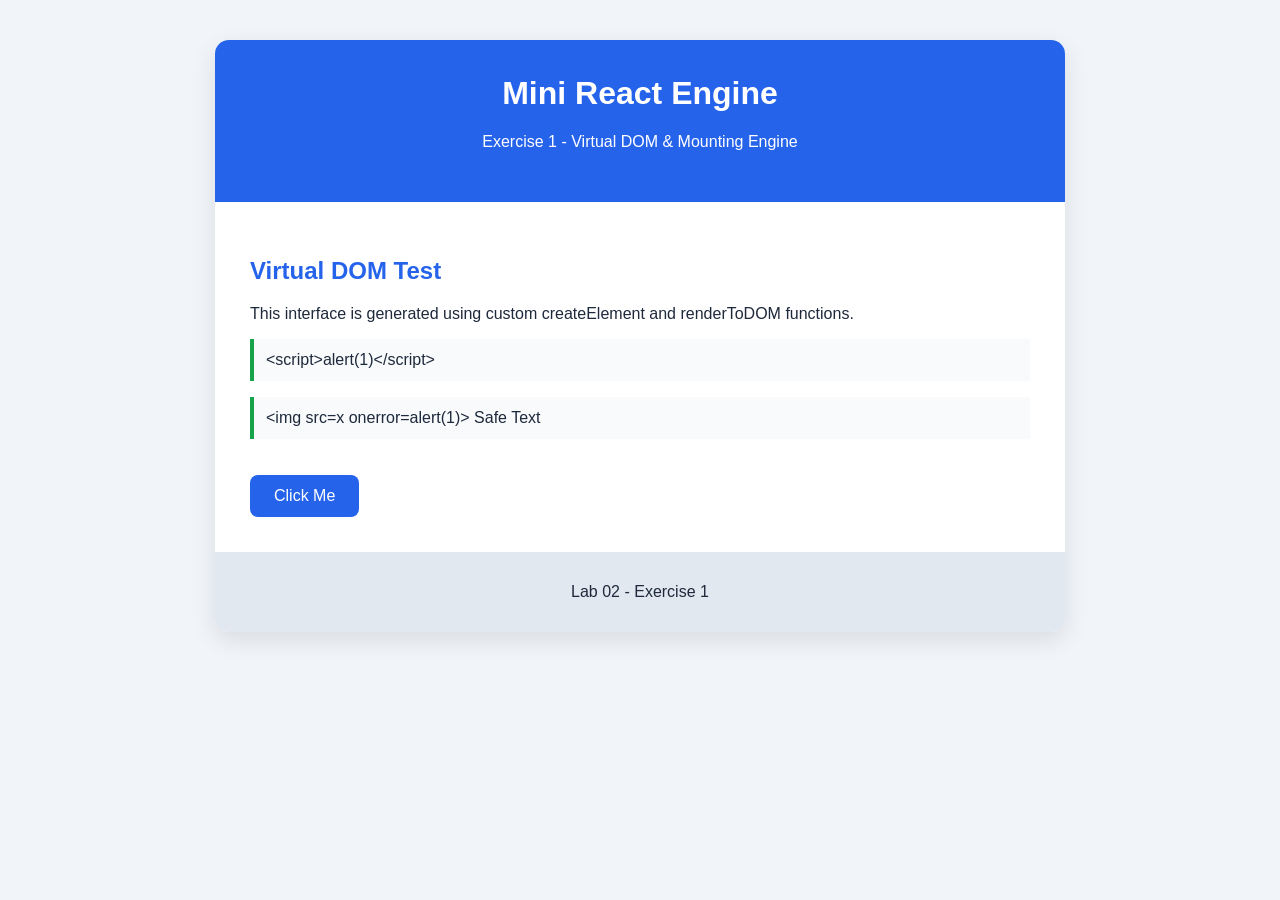
<file: EX1/index.html>
<!DOCTYPE html>
<html lang="en">
<head>
    <meta charset="UTF-8">
    <meta name="viewport" content="width=device-width, initial-scale=1.0">
    <title>EX1 - Mini React Engine</title>
    <link rel="stylesheet" href="./style.css">
    <link rel="icon" href="data:,">
</head>
<body>
    <div id="app"></div>

    <script type="module" src="./test-runner.js"></script>
</body>
</html>
</file>
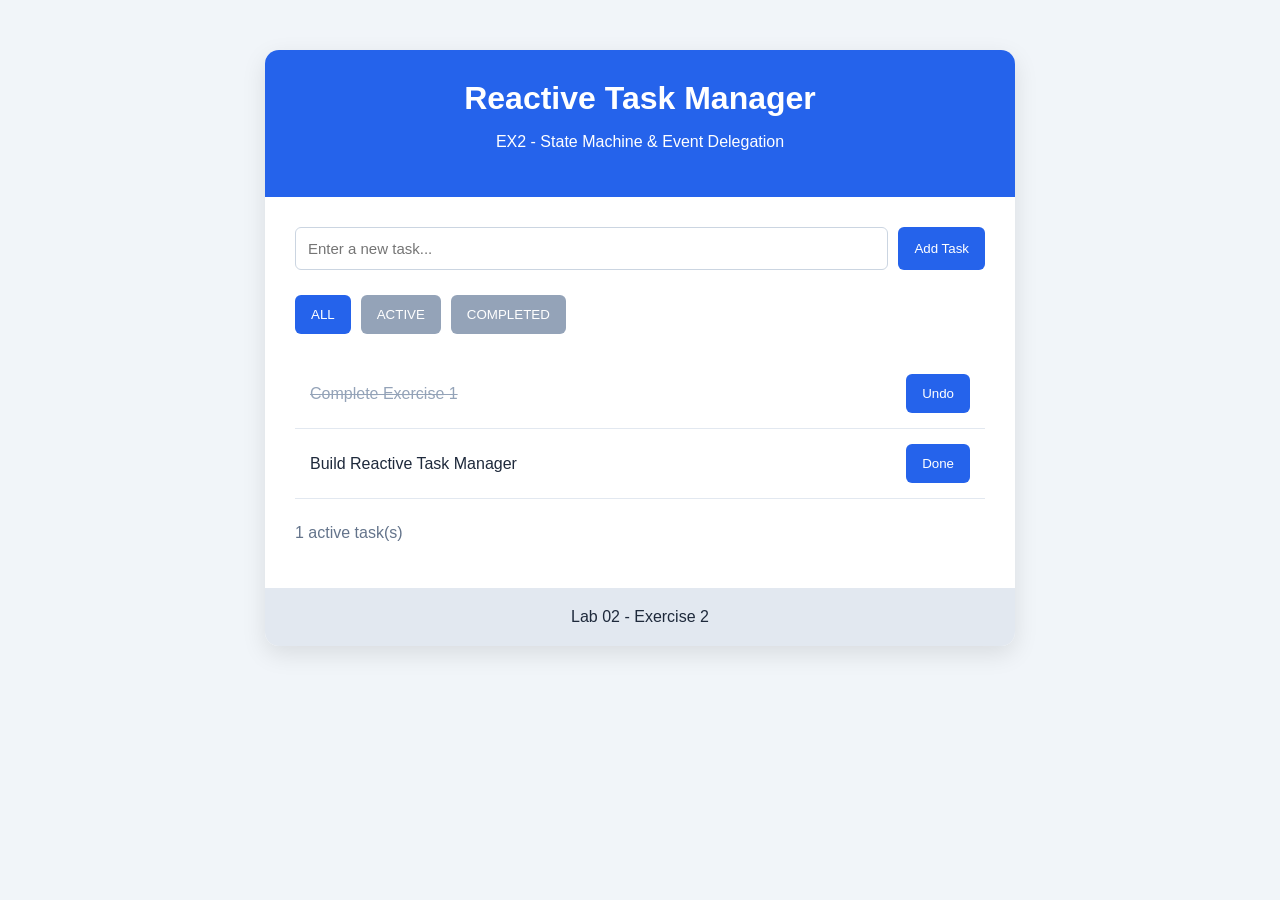
<file: EX2/index.html>
<!DOCTYPE html>
<html lang="en">
<head>
    <meta charset="UTF-8">
    <meta name="viewport"
          content="width=device-width, initial-scale=1.0">
    <title>EX2 - Reactive Task Manager</title>
    <link rel="icon" href="data:,">
    <link rel="stylesheet" href="./style.css">
</head>
<body>
    <div id="app"></div>

    <script type="module" src="./app.js"></script>
</body>
</html>
</file>
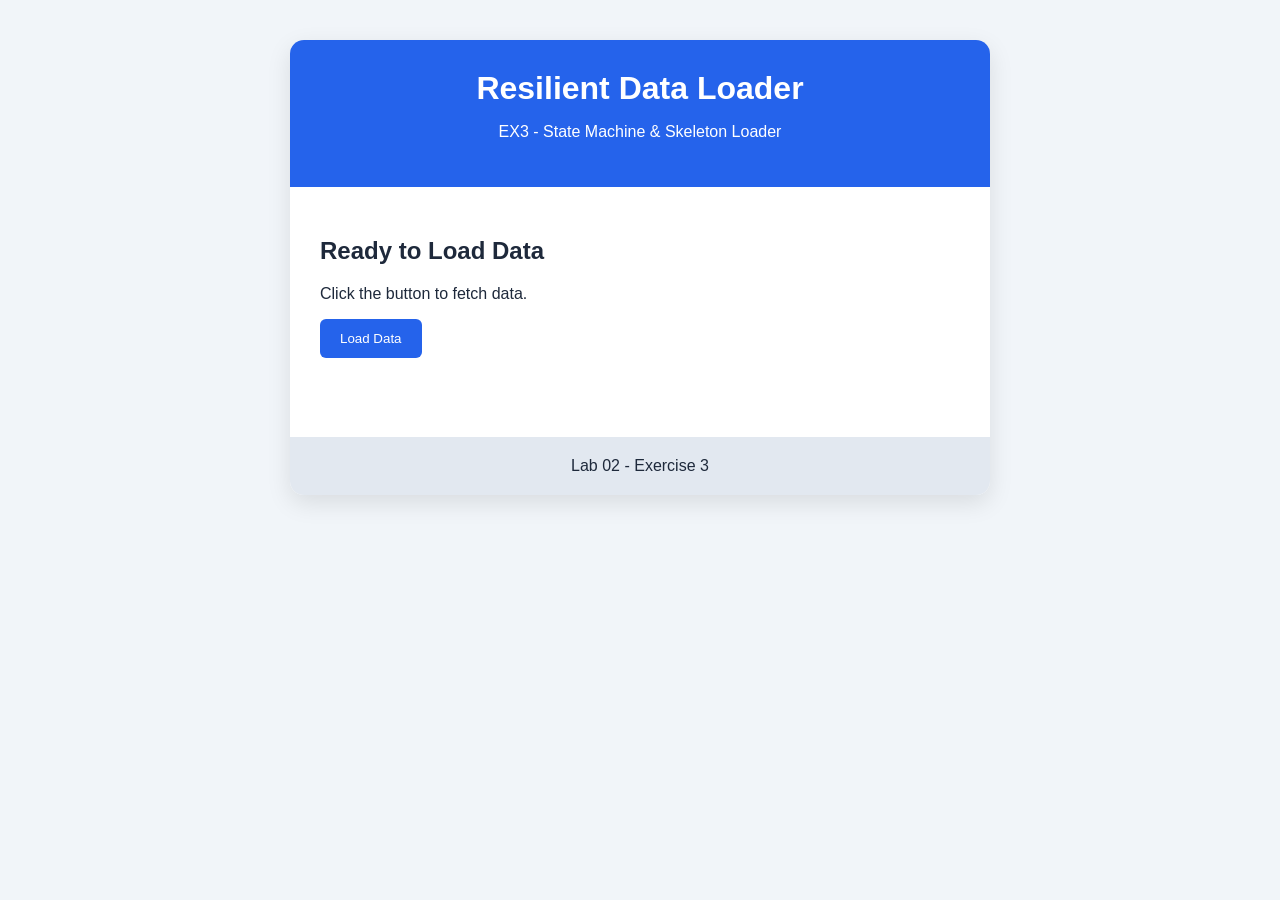
<file: EX3/index.html>
<!DOCTYPE html>
<html lang="en">
<head>
    <meta charset="UTF-8">
    <meta name="viewport" content="width=device-width, initial-scale=1.0">
    <title>EX3 - Resilient Data Loader</title>
    <link rel="stylesheet" href="./style.css">
</head>
<body>
    <div id="app"></div>

    <script type="module" src="./app.js"></script>
</body>
</html>
</file>
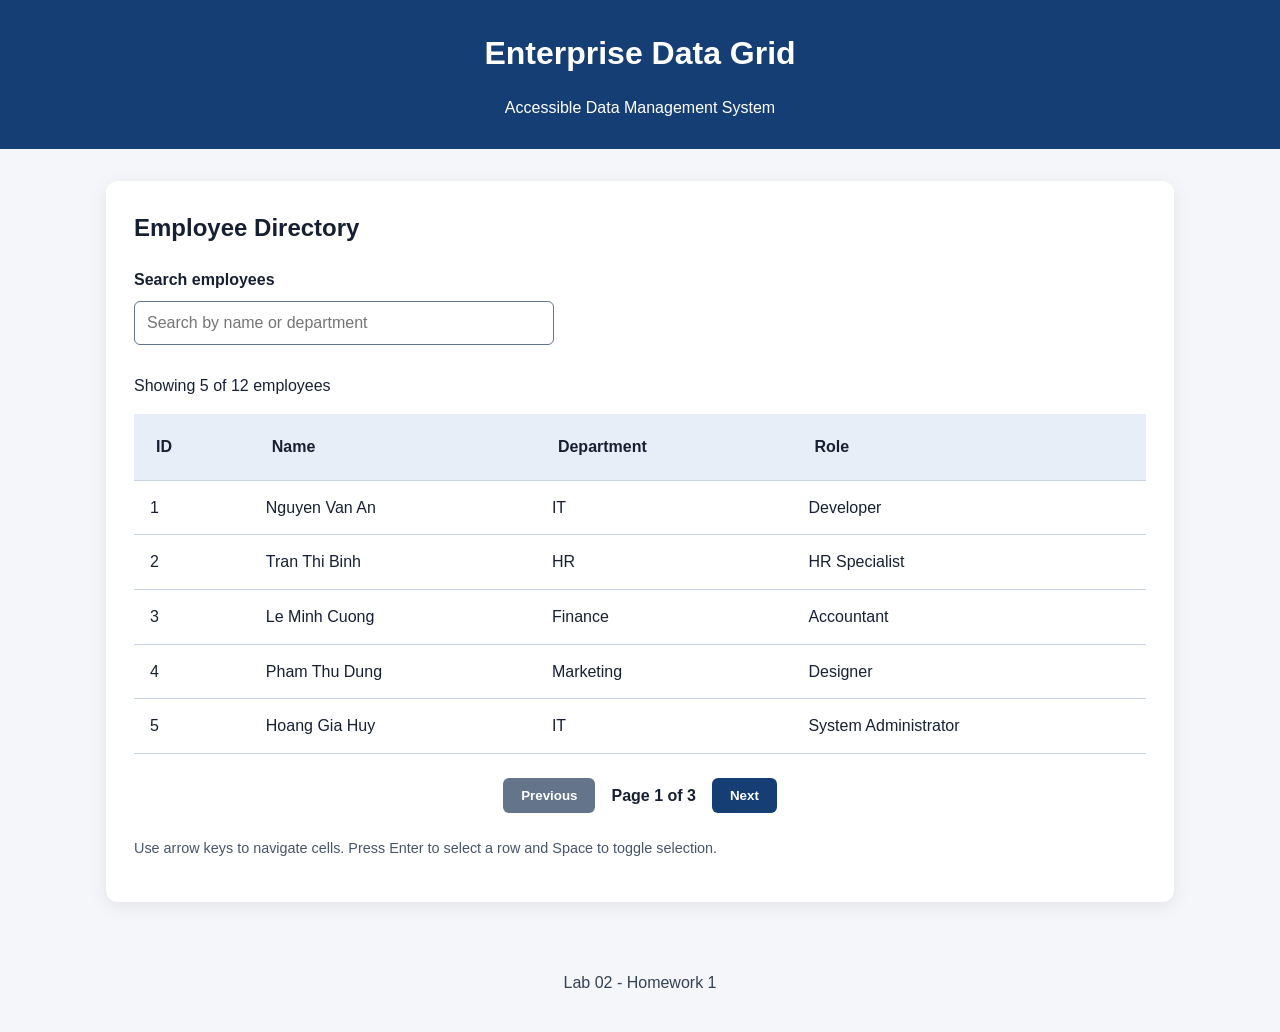
<file: HW1/index.html>
<!DOCTYPE html>
<html lang="en">
<head>
    <meta charset="UTF-8">
    <meta name="viewport" content="width=device-width, initial-scale=1.0">
    <title>HW1 - Enterprise Data Grid</title>
    <link rel="stylesheet" href="./style.css">
    <script type="module" src="./app.js"></script>
</head>
<body>
    <a href="#main-content" class="skip-link">Skip to main content</a>

    <header class="site-header">
        <h1>Enterprise Data Grid</h1>
        <p>Accessible Data Management System</p>
    </header>

    <main id="main-content">
        <section class="grid-section" aria-labelledby="grid-title">
            <h2 id="grid-title">Employee Directory</h2>

            <label for="search-input">Search employees</label>
            <input
                type="search"
                id="search-input"
                placeholder="Search by name or department"
            >

            <p id="result-count" aria-live="polite"></p>

            <section class="table-wrapper" aria-label="Employee data">
                <table
                    id="employee-grid"
                     role="grid"
                    aria-label="Employee Directory"
                    aria-describedby="grid-instructions"    
                    aria-multiselectable="false"
                >
                    <thead>
                        <tr role="row">
                            <th scope="col" role="columnheader">
                                <button type="button" data-sort="id">ID</button>
                            </th>
                            <th scope="col" role="columnheader">
                                <button type="button" data-sort="name">Name</button>
                            </th>
                            <th scope="col" role="columnheader">
                                <button type="button" data-sort="department">Department</button>
                            </th>
                            <th scope="col" role="columnheader">
                                <button type="button" data-sort="role">Role</button>
                            </th>
                        </tr>
                    </thead>
                    <tbody id="grid-body"></tbody>
                </table>
            </section>

            <nav class="pagination" aria-label="Table pagination">
                <button type="button" id="prev-page">Previous</button>
                <span id="page-info" aria-live="polite">Page 1</span>
                <button type="button" id="next-page">Next</button>
            </nav>

            <p id="grid-instructions">
                Use arrow keys to navigate cells. Press Enter to select a row
                and Space to toggle selection.
            </p>
        </section>
    </main>

    <footer class="site-footer">
        <p>Lab 02 - Homework 1</p>
    </footer>
</body>
</html>
</file>
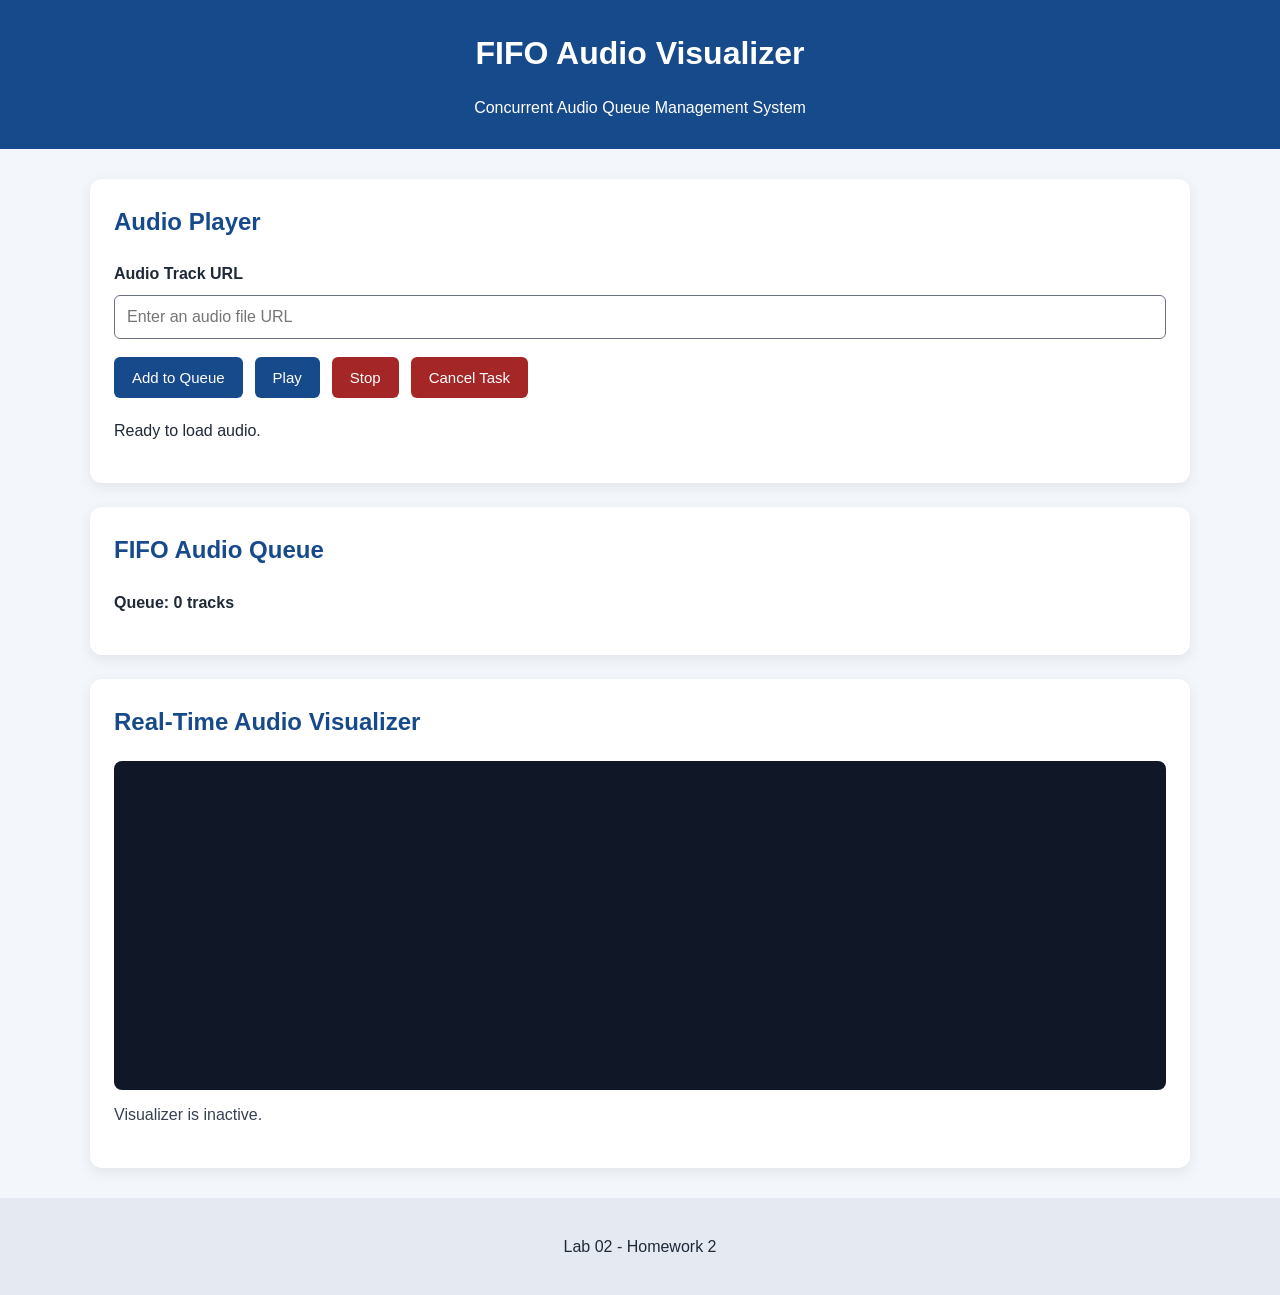
<file: HW2/index.html>
<!DOCTYPE html>
<html lang="en">
<head>
    <meta charset="UTF-8">
    <meta name="viewport" content="width=device-width, initial-scale=1.0">
    <title>HW2 - FIFO Audio Visualizer</title>
    <link rel="stylesheet" href="./style.css">
    <script type="module" src="./app.js"></script>
</head>
<body>
    <a href="#main-content" class="skip-link">Skip to main content</a>

    <header class="site-header">
        <h1>FIFO Audio Visualizer</h1>
        <p>Concurrent Audio Queue Management System</p>
    </header>

    <main id="main-content">
        <section class="player-section" aria-labelledby="player-title">
            <h2 id="player-title">Audio Player</h2>

            <label for="track-url">Audio Track URL</label>
            <input
                type="url"
                id="track-url"
                placeholder="Enter an audio file URL"
            >

            <div class="controls">
                <button type="button" id="add-track">Add to Queue</button>
                <button type="button" id="play-audio">Play</button>
                <button type="button" id="stop-audio">Stop</button>
                <button type="button" id="cancel-task">Cancel Task</button>
            </div>

            <p id="player-status" role="status" aria-live="polite">
                Ready to load audio.
            </p>
        </section>

        <section class="queue-section" aria-labelledby="queue-title">
            <h2 id="queue-title">FIFO Audio Queue</h2>

            <p id="queue-count">Queue: 0 tracks</p>

            <ol id="queue-list" aria-label="Audio task queue"></ol>
        </section>

        <section class="visualizer-section" aria-labelledby="visualizer-title">
            <h2 id="visualizer-title">Real-Time Audio Visualizer</h2>

            <canvas
                id="audio-canvas"
                width="800"
                height="250"
                role="img"
                aria-label="Real-time audio frequency visualization"
            >
                Audio frequency visualization is not supported by your browser.
            </canvas>

            <p id="visualizer-status" aria-live="polite">
                Visualizer is inactive.
            </p>
        </section>
    </main>

    <footer class="site-footer">
        <p>Lab 02 - Homework 2</p>
    </footer>
</body>
</html>
</file>
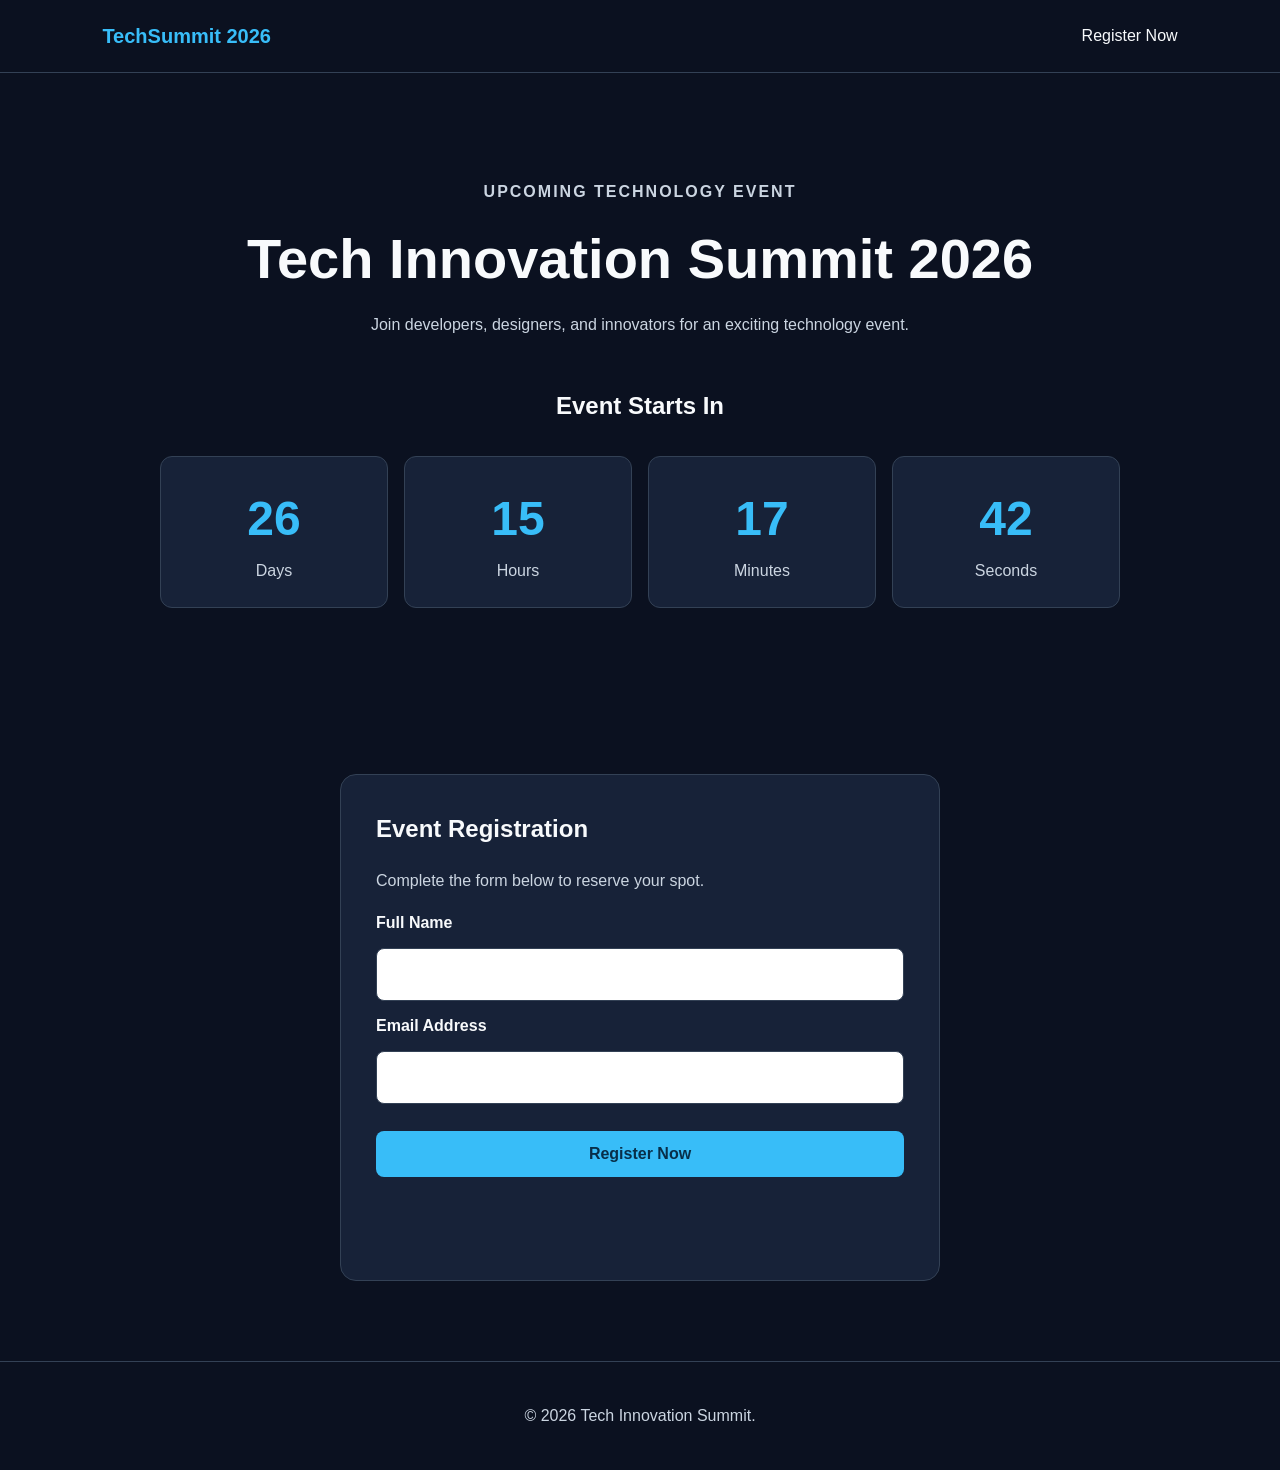
<file: HW3/index.html>
<!DOCTYPE html>
<html lang="en">
<head>
    <meta charset="UTF-8">
    <meta name="viewport" content="width=device-width, initial-scale=1.0">
    <meta name="description" content="Register for the upcoming Tech Innovation Summit.">
    <title>Tech Innovation Summit 2026</title>
    <link rel="stylesheet" href="style.css">
    <script src="app.js" defer></script>
</head>
<body>
    <a class="skip-link" href="#main-content">Skip to main content</a>

    <header class="site-header">
        <nav aria-label="Main navigation">
            <a class="logo" href="#">TechSummit 2026</a>
            <a href="#registration">Register Now</a>
        </nav>
    </header>

    <main id="main-content">
        <section class="hero" aria-labelledby="event-title">
            <p class="eyebrow">Upcoming Technology Event</p>
            <h1 id="event-title">Tech Innovation Summit 2026</h1>
            <p>
                Join developers, designers, and innovators
                for an exciting technology event.
            </p>

            <h2>Event Starts In</h2>

            <div class="countdown" role="timer" aria-label="Event countdown">
                <div class="time-box">
                    <span id="days">00</span>
                    <span>Days</span>
                </div>
                <div class="time-box">
                    <span id="hours">00</span>
                    <span>Hours</span>
                </div>
                <div class="time-box">
                    <span id="minutes">00</span>
                    <span>Minutes</span>
                </div>
                <div class="time-box">
                    <span id="seconds">00</span>
                    <span>Seconds</span>
                </div>
            </div>

            <p id="countdown-status" aria-live="polite"></p>
        </section>

        <section id="registration" class="registration"
                 aria-labelledby="registration-title">
            <h2 id="registration-title">Event Registration</h2>
            <p>Complete the form below to reserve your spot.</p>

            <form id="registration-form">
                <label for="full-name">Full Name</label>
                <input
                    type="text"
                    id="full-name"
                    name="fullName"
                    autocomplete="name"
                    maxlength="100"
                    required
                >

                <label for="email">Email Address</label>
                <input
                    type="email"
                    id="email"
                    name="email"
                    autocomplete="email"
                    maxlength="254"
                    required
                >

                <button type="submit" id="submit-button">
                    Register Now
                </button>

                <p id="form-status" role="status" aria-live="polite"></p>
            </form>
        </section>
    </main>

    <footer class="site-footer">
        <p>&copy; 2026 Tech Innovation Summit.</p>
    </footer>
</body>
</html>
</file>
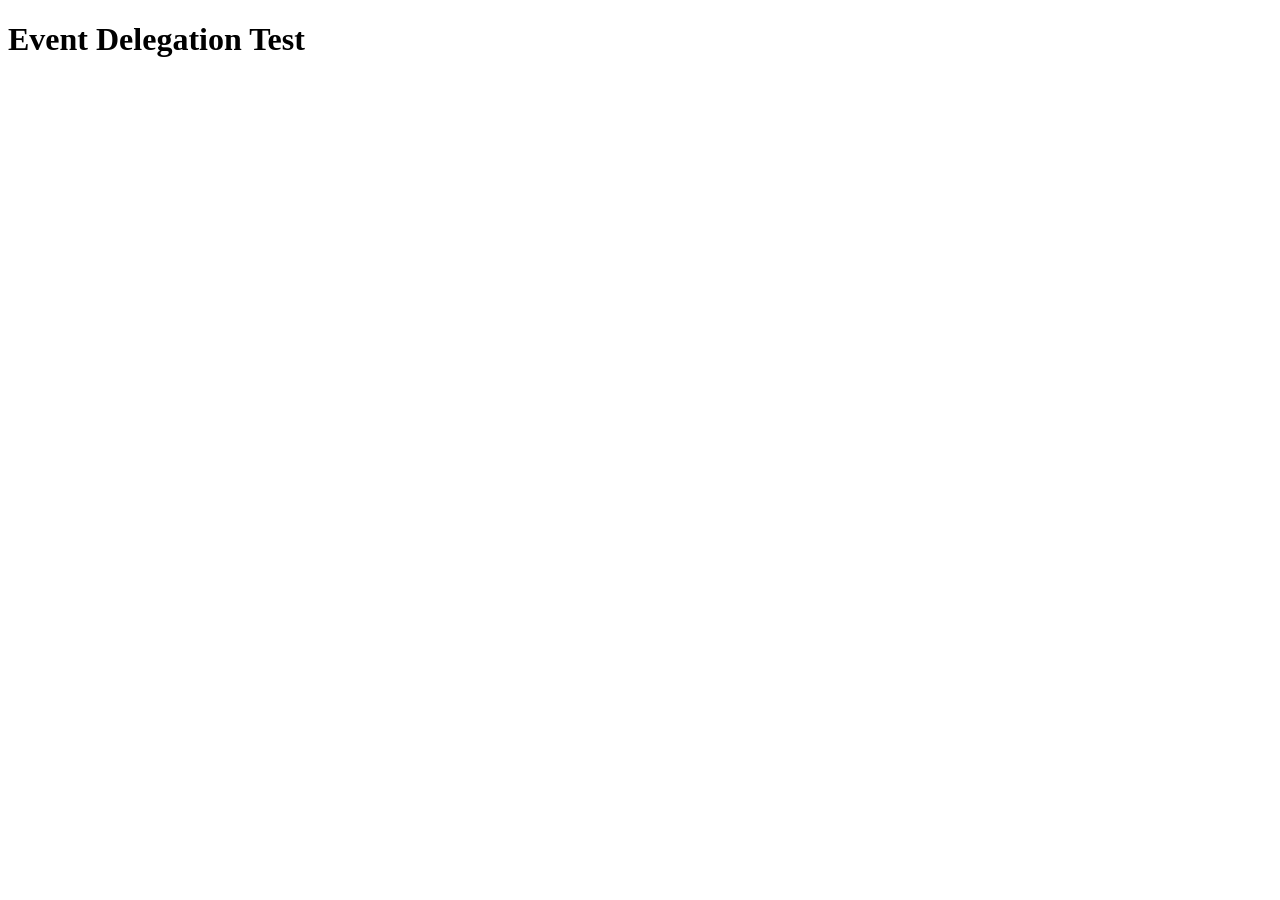
<file: EX2/test-delegation.html>
<!DOCTYPE html>
<html lang="en">
<head>
    <meta charset="UTF-8">
    <title>Event Delegation Test</title>
</head>
<body>
    <h1>Event Delegation Test</h1>

    <script type="module" src="./checkpoint2-verify.js"></script>
</body>
</html>
</file>
<file: EX1/style.css>
* {
    box-sizing: border-box;
}

body {
    margin: 0;
    font-family: Arial, sans-serif;
    background: #f1f5f9;
    color: #1e293b;
}

#root-view {
    max-width: 850px;
    margin: 40px auto;
    background: white;
    border-radius: 14px;
    overflow: hidden;
    box-shadow: 0 8px 25px rgba(0, 0, 0, 0.1);
}

.hero {
    padding: 35px;
    background: #2563eb;
    color: white;
    text-align: center;
}

.hero h1 {
    margin-top: 0;
}

.content {
    padding: 35px;
}

.content h2 {
    color: #2563eb;
}

.security-test {
    padding: 12px;
    background: #f8fafc;
    border-left: 4px solid #16a34a;
    overflow-wrap: anywhere;
}

button {
    margin-top: 20px;
    padding: 12px 24px;
    background: #2563eb;
    color: white;
    border: none;
    border-radius: 8px;
    cursor: pointer;
    font-size: 16px;
}

button:hover {
    background: #1d4ed8;
}

button:focus-visible {
    outline: 3px solid #f59e0b;
    outline-offset: 3px;
}

footer {
    padding: 15px;
    background: #e2e8f0;
    text-align: center;
}

@media (max-width: 600px) {
    #root-view {
        margin: 15px;
    }

    .hero,
    .content {
        padding: 20px;
    }
}
</file>
<file: EX2/style.css>
* {
    box-sizing: border-box;
}

body {
    margin: 0;
    font-family: Arial, sans-serif;
    background: #f1f5f9;
    color: #1e293b;
}

.container {
    max-width: 750px;
    margin: 50px auto;
    background: white;
    border-radius: 14px;
    overflow: hidden;
    box-shadow: 0 8px 25px rgba(0,0,0,0.1);
}

.header {
    background: #2563eb;
    color: white;
    padding: 30px;
    text-align: center;
}

.header h1 {
    margin: 0 0 12px;
}

.content {
    padding: 30px;
}

.input-group {
    display: flex;
    gap: 10px;
}

input {
    flex: 1;
    min-width: 0;
    padding: 12px;
    border: 1px solid #cbd5e1;
    border-radius: 6px;
    font-size: 15px;
}

button {
    padding: 12px 16px;
    border: none;
    border-radius: 6px;
    background: #2563eb;
    color: white;
    cursor: pointer;
}

button:hover {
    background: #1d4ed8;
}

.filters {
    display: flex;
    gap: 10px;
    margin: 25px 0;
}

.filters button {
    background: #94a3b8;
}

.filters button.active {
    background: #2563eb;
}

.task-list {
    list-style: none;
    padding: 0;
}

.task-list li {
    display: flex;
    align-items: center;
    justify-content: space-between;
    gap: 12px;
    padding: 15px;
    border-bottom: 1px solid #e2e8f0;
}

.task-list li.completed span {
    text-decoration: line-through;
    color: #94a3b8;
}

.summary {
    margin-top: 25px;
    color: #64748b;
}

footer {
    padding: 20px;
    text-align: center;
    background: #e2e8f0;
}

@media (max-width: 600px) {
    .container {
        margin: 15px;
    }

    .content {
        padding: 18px;
    }

    .input-group {
        flex-direction: column;
    }

    .filters {
        flex-wrap: wrap;
    }
}
</file>
<file: EX3/style.css>
* {
    box-sizing: border-box;
}

body {
    margin: 0;
    padding: 40px 16px;
    font-family: Arial, sans-serif;
    background: #f1f5f9;
    color: #1e293b;
}

.container {
    max-width: 700px;
    margin: 0 auto;
    background: white;
    border-radius: 14px;
    overflow: hidden;
    box-shadow: 0 8px 25px rgba(0, 0, 0, 0.1);
}

header {
    background: #2563eb;
    color: white;
    padding: 30px;
    text-align: center;
}

header h1 {
    margin: 0 0 12px;
}

.content {
    padding: 30px;
    min-height: 250px;
}

button {
    background: #2563eb;
    color: white;
    border: none;
    border-radius: 6px;
    padding: 12px 20px;
    cursor: pointer;
}

button:hover {
    background: #1d4ed8;
}

.skeleton {
    height: 55px;
    margin-bottom: 12px;
    border-radius: 8px;
    background: linear-gradient(
        90deg,
        #e2e8f0 25%,
        #f8fafc 50%,
        #e2e8f0 75%
    );
    background-size: 200% 100%;
    animation: loading 1.5s infinite;
}

@keyframes loading {
    0% {
        background-position: 200% 0;
    }

    100% {
        background-position: -200% 0;
    }
}

.data-item {
    padding: 16px;
    margin-bottom: 10px;
    border: 1px solid #e2e8f0;
    border-radius: 8px;
}

.error {
    color: #dc2626;
    margin-bottom: 16px;
}

footer {
    padding: 20px;
    text-align: center;
    background: #e2e8f0;
}

@media (max-width: 480px) {
    body {
        padding: 16px;
    }

    .content {
        padding: 20px;
    }
}
</file>
<file: HW1/style.css>
/* Global */
* {
    box-sizing: border-box;
}

body {
    margin: 0;
    font-family: Arial, sans-serif;
    background-color: #f4f6fa;
    color: #172033;
    line-height: 1.6;
}

/* Accessibility */
.skip-link {
    position: absolute;
    top: -60px;
    left: 16px;
    padding: 10px 16px;
    background: #ffffff;
    color: #123d8a;
    z-index: 100;
}

.skip-link:focus {
    top: 12px;
}

:focus-visible {
    outline: 3px solid #b45309;
    outline-offset: 3px;
}

/* Header */
.site-header {
    background: #153e75;
    color: white;
    text-align: center;
    padding: 28px 16px;
}

.site-header h1 {
    margin: 0;
    font-size: 2rem;
}

.site-header p {
    margin-bottom: 0;
}

/* Main */
main {
    max-width: 1100px;
    margin: 32px auto;
    padding: 0 16px;
}

.grid-section {
    background: white;
    padding: 28px;
    border-radius: 12px;
    box-shadow: 0 4px 18px rgba(0, 0, 0, 0.08);
}

.grid-section h2 {
    margin-top: 0;
}

/* Search */
label {
    display: block;
    font-weight: bold;
    margin-bottom: 8px;
}

#search-input {
    width: 100%;
    max-width: 420px;
    padding: 12px;
    border: 1px solid #64748b;
    border-radius: 6px;
    font-size: 1rem;
    margin-bottom: 12px;
}

#result-count {
    min-height: 24px;
}

/* Data Grid */
.table-wrapper {
    overflow-x: auto;
    margin-top: 16px;
}

table {
    width: 100%;
    border-collapse: collapse;
    min-width: 620px;
}

thead {
    background: #e8eef8;
}

th,
td {
    padding: 14px 16px;
    border-bottom: 1px solid #cbd5e1;
    text-align: left;
}

th {
    font-weight: bold;
}

th button {
    width: 100%;
    text-align: left;
    background: transparent;
    border: none;
    color: #172033;
    font: inherit;
    font-weight: bold;
    cursor: pointer;
    padding: 6px;
}

th button:hover {
    background: #d1dff3;
}

tbody tr:hover {
    background: #f1f5f9;
}

tbody tr[aria-selected="true"] {
    background: #dbeafe;
}

tbody td:focus {
    background: #bfdbfe;
    outline: 3px solid #92400e;
    outline-offset: -3px;
}

/* Pagination */
.pagination {
    display: flex;
    align-items: center;
    justify-content: center;
    gap: 16px;
    margin-top: 24px;
}

.pagination button {
    padding: 10px 18px;
    border: none;
    border-radius: 6px;
    background: #153e75;
    color: white;
    font-weight: bold;
    cursor: pointer;
}

.pagination button:hover:not(:disabled) {
    background: #0c2b54;
}

.pagination button:disabled {
    background: #64748b;
    cursor: not-allowed;
}

#page-info {
    font-weight: bold;
}

#grid-instructions {
    margin-top: 24px;
    font-size: 0.9rem;
    color: #475569;
}

/* Footer */
.site-footer {
    text-align: center;
    padding: 20px;
    color: #334155;
}

/* Responsive */
@media (max-width: 600px) {
    .site-header h1 {
        font-size: 1.5rem;
    }

    .grid-section {
        padding: 16px;
    }

    .pagination {
        gap: 10px;
    }

    .pagination button {
        padding: 10px 12px;
    }
}
</file>
<file: HW2/style.css>
/* General styles */
* {
    box-sizing: border-box;
}

body {
    margin: 0;
    font-family: Arial, sans-serif;
    background-color: #f3f6fb;
    color: #1f2937;
    line-height: 1.6;
}

/* Accessibility */
.skip-link {
    position: absolute;
    top: -50px;
    left: 10px;
    background: #ffffff;
    color: #123b78;
    padding: 10px;
    z-index: 100;
}

.skip-link:focus {
    top: 10px;
}

button:focus-visible,
input:focus-visible {
    outline: 3px solid #f59e0b;
    outline-offset: 3px;
}

/* Header */
.site-header {
    background: #174a8b;
    color: white;
    text-align: center;
    padding: 28px 16px;
}

.site-header h1 {
    margin: 0;
}

.site-header p {
    margin-bottom: 0;
}

/* Main layout */
main {
    width: min(1100px, 94%);
    margin: 30px auto;
    display: grid;
    gap: 24px;
}

.player-section,
.queue-section,
.visualizer-section {
    background: white;
    border-radius: 12px;
    padding: 24px;
    box-shadow: 0 4px 14px rgba(0, 0, 0, 0.08);
}

h2 {
    margin-top: 0;
    color: #174a8b;
}

/* Audio input */
label {
    display: block;
    margin-bottom: 8px;
    font-weight: bold;
}

#track-url {
    width: 100%;
    padding: 12px;
    border: 1px solid #6b7280;
    border-radius: 6px;
    font-size: 16px;
}

/* Player controls */
.controls {
    display: flex;
    flex-wrap: wrap;
    gap: 12px;
    margin-top: 18px;
}

button {
    background: #174a8b;
    color: white;
    border: none;
    border-radius: 6px;
    padding: 12px 18px;
    font-size: 15px;
    cursor: pointer;
}

button:hover {
    background: #103667;
}

button:disabled {
    background: #6b7280;
    cursor: not-allowed;
}

#stop-audio,
#cancel-task {
    background: #a52626;
}

#stop-audio:hover,
#cancel-task:hover {
    background: #7f1d1d;
}

#player-status {
    margin-top: 20px;
    font-weight: 500;
}

/* FIFO queue */
#queue-count {
    font-weight: bold;
}

#queue-list {
    padding-left: 24px;
}

#queue-list li {
    padding: 10px;
    margin-bottom: 8px;
    background: #eef4fc;
    border-left: 4px solid #174a8b;
    border-radius: 4px;
    overflow-wrap: anywhere;
}

/* Visualizer */
#audio-canvas {
    display: block;
    width: 100%;
    height: auto;
    background: #101827;
    border-radius: 8px;
}

#visualizer-status {
    margin-top: 12px;
    color: #374151;
}

/* Footer */
.site-footer {
    text-align: center;
    padding: 20px;
    background: #e5eaf2;
}

/* Responsive design */
@media (max-width: 600px) {
    main {
        width: 95%;
        margin: 16px auto;
    }

    .player-section,
    .queue-section,
    .visualizer-section {
        padding: 16px;
    }

    .controls {
        flex-direction: column;
    }

    .controls button {
        width: 100%;
    }

    .site-header h1 {
        font-size: 24px;
    }
}
</file>
<file: HW3/style.css>
:root {
    --bg: #0b1120;
    --surface: #172238;
    --primary: #38bdf8;
    --text: #f8fafc;
    --muted: #cbd5e1;
    --border: #334155;
}

* {
    box-sizing: border-box;
}

html {
    scroll-behavior: smooth;
}

body {
    margin: 0;
    font-family: Arial, Helvetica, sans-serif;
    background: var(--bg);
    color: var(--text);
    line-height: 1.6;
}

.skip-link {
    position: absolute;
    top: -60px;
    left: 12px;
    padding: 10px 16px;
    background: white;
    color: #000;
    z-index: 10;
}

.skip-link:focus {
    top: 12px;
}

.site-header {
    padding: 20px 8%;
    border-bottom: 1px solid var(--border);
}

nav {
    display: flex;
    justify-content: space-between;
    align-items: center;
    gap: 20px;
}

nav a {
    color: var(--text);
    text-decoration: none;
}

nav .logo {
    font-size: 1.25rem;
    font-weight: bold;
    color: var(--primary);
}

.hero {
    text-align: center;
    padding: 90px 20px;
    max-width: 1000px;
    margin: auto;
}

.eyebrow {
    color: var(--primary);
    text-transform: uppercase;
    letter-spacing: 2px;
    font-weight: bold;
}

h1 {
    font-size: clamp(2rem, 5vw, 3.5rem);
    line-height: 1.2;
    margin: 20px 0;
}

.hero > p {
    color: var(--muted);
}

.hero h2 {
    margin-top: 50px;
}

.countdown {
    display: grid;
    grid-template-columns: repeat(4, 1fr);
    gap: 16px;
    margin-top: 30px;
}

.time-box {
    background: var(--surface);
    border: 1px solid var(--border);
    border-radius: 12px;
    padding: 24px 12px;
    display: flex;
    flex-direction: column;
    align-items: center;
}

.time-box span:first-child {
    font-size: clamp(1.8rem, 4vw, 3rem);
    font-weight: bold;
    color: var(--primary);
}

.time-box span:last-child {
    color: var(--muted);
}

.registration {
    max-width: 600px;
    margin: 20px auto 80px;
    padding: 35px;
    background: var(--surface);
    border: 1px solid var(--border);
    border-radius: 16px;
}

.registration h2 {
    margin-top: 0;
}

.registration > p {
    color: var(--muted);
}

form {
    display: flex;
    flex-direction: column;
    gap: 12px;
}

label {
    font-weight: bold;
}

input {
    width: 100%;
    padding: 13px;
    border: 1px solid var(--border);
    border-radius: 8px;
    font: inherit;
}

input:focus-visible,
button:focus-visible,
a:focus-visible {
    outline: 3px solid var(--primary);
    outline-offset: 3px;
}

button {
    margin-top: 15px;
    padding: 14px;
    background: var(--primary);
    color: #082f49;
    border: none;
    border-radius: 8px;
    font-size: 1rem;
    font-weight: bold;
    cursor: pointer;
}

button:hover {
    filter: brightness(1.1);
}

button:disabled {
    opacity: 0.6;
    cursor: not-allowed;
}

#form-status,
#countdown-status {
    min-height: 24px;
}

.site-footer {
    text-align: center;
    padding: 25px;
    border-top: 1px solid var(--border);
    color: var(--muted);
}

@media (max-width: 600px) {
    .site-header {
        padding: 16px;
    }

    .hero {
        padding: 55px 16px;
    }

    .countdown {
        grid-template-columns: repeat(2, 1fr);
    }

    .registration {
        margin: 20px 16px 50px;
        padding: 24px;
    }
}
</file>
